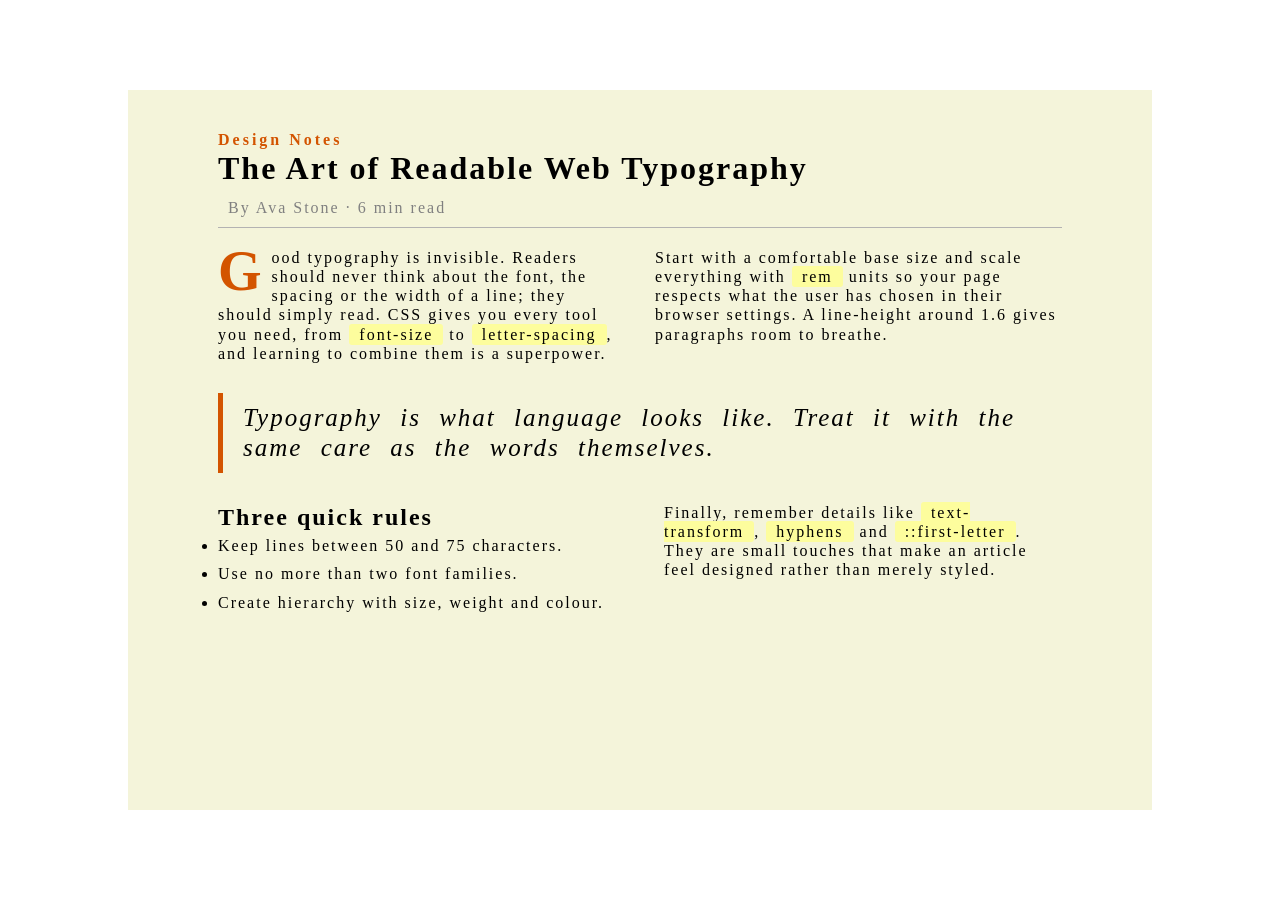
<file: 01-typography/index.html>
<!doctype html>
<html lang="en">
  <head>
    <meta charset="UTF-8" />
    <meta name="viewport" content="width=device-width, initial-scale=1" />
    <title>Typography & Article</title>
    <link rel="stylesheet" href="style.css" />
  </head>
  <body>
    <main class="article">
      <p class="kicker">Design Notes</p>
      <h1>The Art of Readable Web Typography</h1>
      <p class="byline">By Ava Stone &middot; 6 min read</p>
      <div class="body">
        <p id="first-para">
          Good typography is invisible. Readers should never think about the
          font, the spacing or the width of a line; they should simply read. CSS
          gives you every tool you need, from
          <code>font-size</code> to <code>letter-spacing</code>, and learning to
          combine them is a superpower.
        </p>
        <p>
          Start with a comfortable base size and scale everything with
          <code>rem</code> units so your page respects what the user has chosen
          in their browser settings. A line-height around 1.6 gives paragraphs
          room to breathe.
        </p>
        <blockquote>
          Typography is what language looks like. Treat it with the same care as
          the words themselves.
        </blockquote>
        <div class="last-row">
          <div class="list">
            <h2>Three quick rules</h2>
            <ul>
              <li>Keep lines between 50 and 75 characters.</li>
              <li>Use no more than two font families.</li>
              <li>Create hierarchy with size, weight and colour.</li>
            </ul>
          </div>
          <p>
            Finally, remember details like <code>text-transform</code>,
            <code>hyphens</code> and <code>::first-letter</code>. They are small
            touches that make an article feel designed rather than merely
            styled.
          </p>
        </div>
      </div>
    </main>
  </body>
</html>
</file>
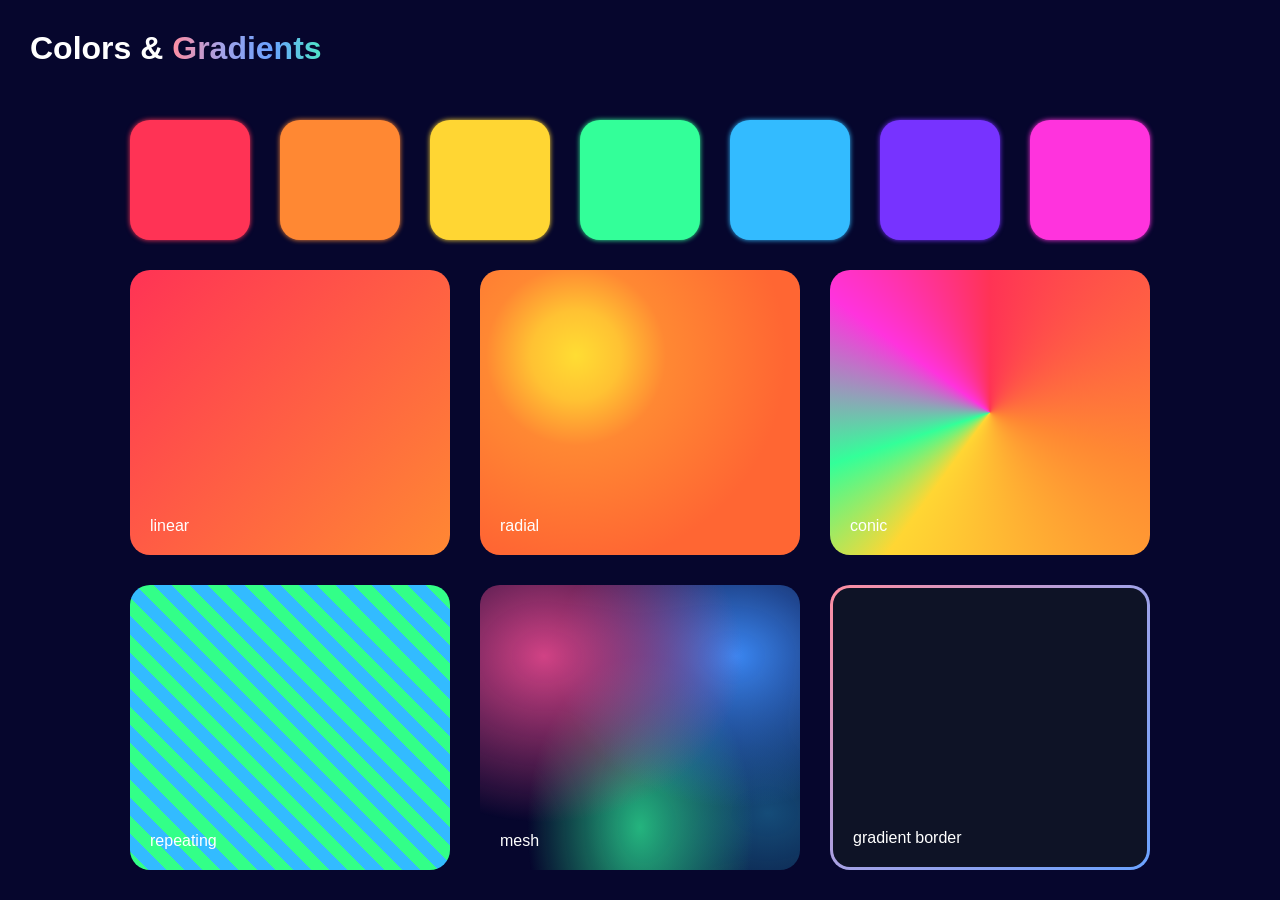
<file: 02-colors-gradients/index.html>
<!doctype html>
<html lang="en">
  <head>
    <meta charset="UTF-8" />
    <meta name="viewport" content="width=device-width, initial-scale=1" />
    <title>Colors & Gradients</title>
    <link rel="stylesheet" href="style.css" />
  </head>
  <body>
    <main>
      <h1>Colors &amp; <span class="gt">Gradients</span></h1>
      <section class="sw-row">
        <div class="sw" style="--h: 350"></div>
        <div class="sw" style="--h: 25"></div>
        <div class="sw" style="--h: 48"></div>
        <div class="sw" style="--h: 150"></div>
        <div class="sw" style="--h: 200"></div>
        <div class="sw" style="--h: 260"></div>
        <div class="sw" style="--h: 310"></div>
      </section>
      <section class="gr">
        <div class="g lin"><p>linear</p></div>
        <div class="g rad"><p>radial</p></div>
        <div class="g con"><p>conic</p></div>
        <div class="g rep"><p>repeating</p></div>
        <div class="g mesh"><p>mesh</p></div>
        <div class="g bord"><p>gradient border</p></div>
      </section>
    </main>
  </body>
</html>
</file>
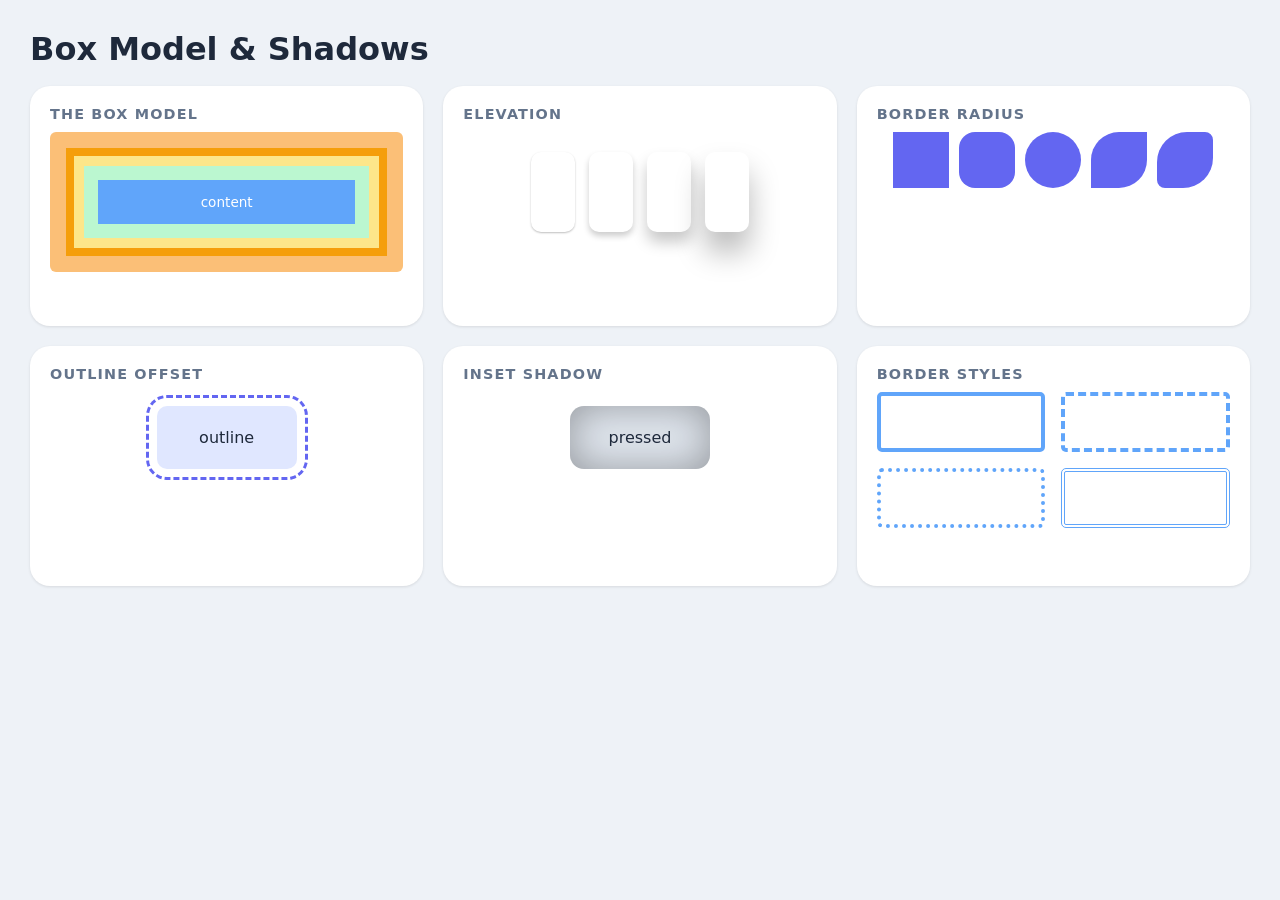
<file: 03-box-model-shadows/index.html>
<!doctype html>
<html lang="en">
  <head>
    <meta charset="UTF-8" />
    <meta name="viewport" content="width=device-width, initial-scale=1" />
    <title>Box Model, Borders & Shadows</title>
    <link rel="stylesheet" href="style.css" />
  </head>
  <body>
    <main>
      <h1>Box Model &amp; Shadows</h1>
      <div class="grid">
        <div class="c">
          <h3>The box model</h3>
          <div class="m">
            <div class="b">
              <div class="p">
                <div class="ct">content</div>
              </div>
            </div>
          </div>
        </div>
        <div class="c">
          <h3>Elevation</h3>
          <div class="el">
            <i class="e1"></i><i class="e2"></i><i class="e3"></i
            ><i class="e4"></i>
          </div>
        </div>
        <div class="c">
          <h3>Border radius</h3>
          <div class="rad">
            <i style="border-radius: 0"></i><i style="border-radius: 16px"></i
            ><i style="border-radius: 50%"></i
            ><i style="border-radius: 50% 0 50% 0"></i
            ><i style="border-radius: 30px 8px"></i>
          </div>
        </div>
        <div class="c">
          <h3>Outline offset</h3>
          <div class="ring">outline</div>
        </div>
        <div class="c">
          <h3>Inset shadow</h3>
          <div class="inset">pressed</div>
        </div>
        <div class="c">
          <h3>Border styles</h3>
          <div class="bs">
            <i style="border-style: solid"></i
            ><i style="border-style: dashed"></i
            ><i style="border-style: dotted"></i
            ><i style="border-style: double"></i>
          </div>
        </div>
      </div>
    </main>
  </body>
</html>
</file>
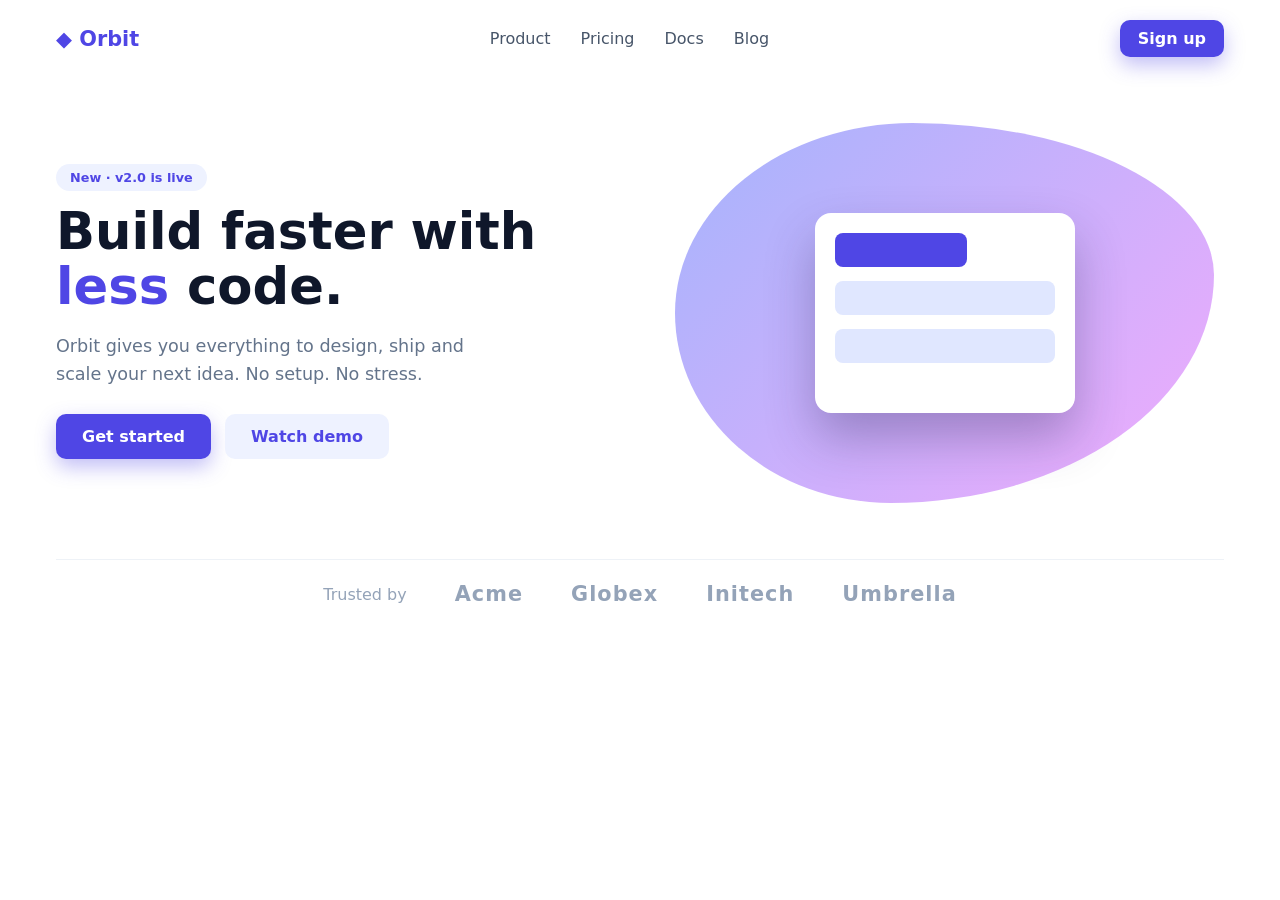
<file: 04-flex-landing/index.html>
<!doctype html>
<html lang="en">
  <head>
    <meta charset="UTF-8" />
    <meta name="viewport" content="width=device-width,  initial-scale=1" />
    <title>Flexbox Landing Page</title>
    <link rel="stylesheet" href="style.css" />
  </head>
  <body>
    <header>
      <nav>
        <b class="logo">&#9670; Orbit</b>
        <ul>
          <li>Product</li>
          <li>Pricing</li>
          <li>Docs</li>
          <li>Blog</li>
        </ul>
        <a class="btn sm">Sign up</a>
      </nav>
    </header>
    <section class="hero">
      <div class="text">
        <span class="pill">New &middot; v2.0 is live</span>
        <h1>Build faster with <em>less</em> code.</h1>
        <p>
          Orbit gives you everything to design, ship and scale your next idea.
          No setup. No stress.
        </p>
        <div class="cta">
          <a class="btn">Get started</a><a class="btn ghost">Watch demo</a>
        </div>
      </div>
      <div class="art">
        <div class="blob"></div>
        <div class="mock"><i></i><i></i><i></i></div>
      </div>
    </section>
    <section class="logos">
      <span>Trusted by</span><b>Acme</b><b>Globex</b><b>Initech</b
      ><b>Umbrella</b>
    </section>
  </body>
</html>
</file>
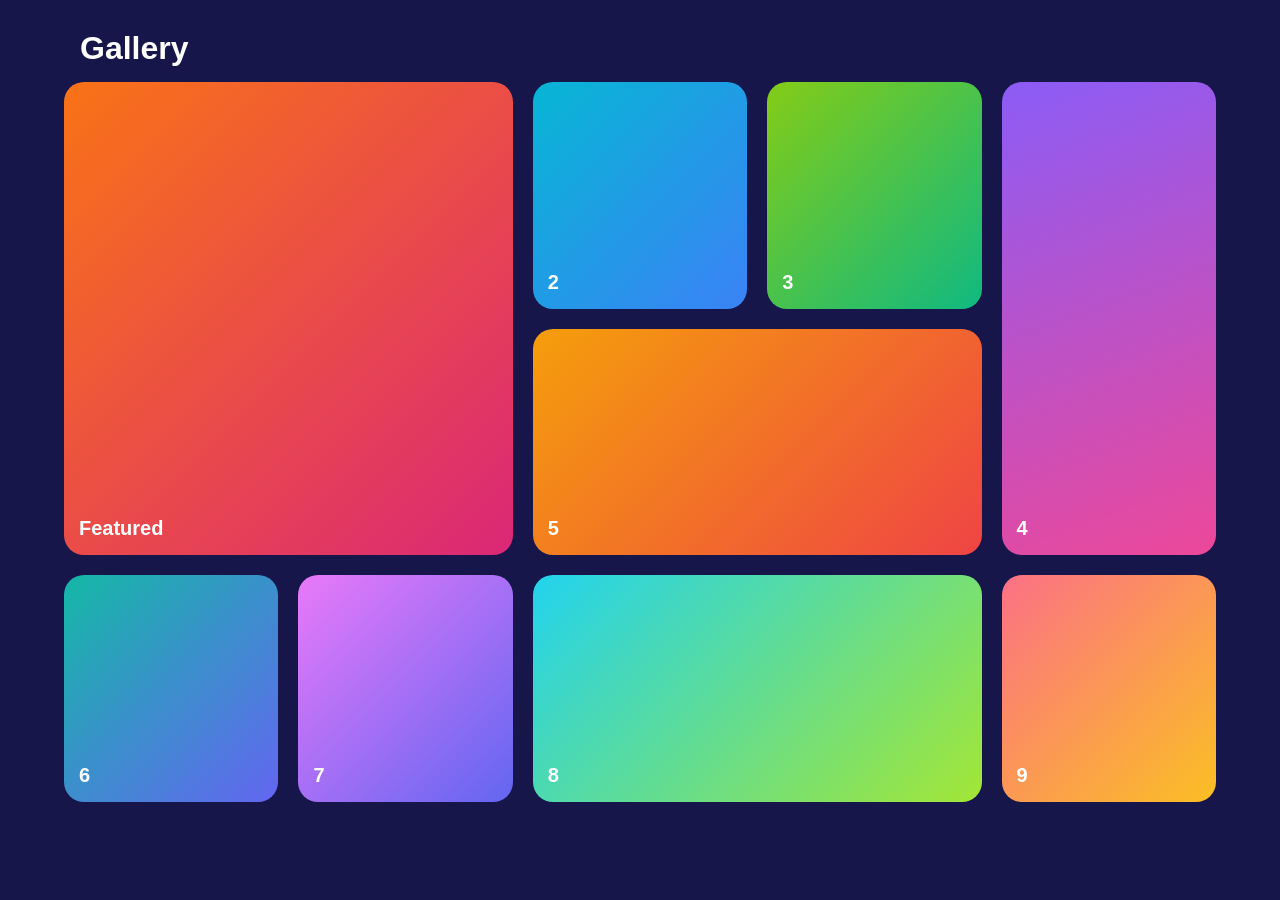
<file: 05-grid-gallery/index.html>
<!doctype html>
<html lang="en">
  <head>
    <meta charset="UTF-8" />
    <meta name="viewport" content="width=device-width, initial-scale=1" />
    <title>CSS Grid Photo Gallery</title>
    <link rel="stylesheet" href="style.css" />
  </head>
  <body>
    <main>
      <h1>Gallery</h1>
      <div class="gallery">
        <div class="t big a">Featured</div>
        <div class="t b">2</div>
        <div class="t c">3</div>
        <div class="t tall d">4</div>
        <div class="t wide e">5</div>
        <div class="t f">6</div>
        <div class="t g">7</div>
        <div class="t wide h">8</div>
        <div class="t i">9</div>
      </div>
    </main>
  </body>
</html>
</file>
<file: 01-typography/style.css>
*{
    padding: 0;
    margin: 0;
    box-sizing: border-box;
    font-family: serif;
}

body{
    height: 100vh;
    width: 100vw;

    display: flex;
    align-items: center;
    justify-content: center;
}

.article{
    height: 80%;
    width: 80%;
    
    background-color: rgb(244, 244, 218);
    padding: 40px 90px;
    letter-spacing: 2px;
    line-height: 1.2;
}
.kicker{
    color: #d35400;
    font-weight: bold;
    letter-spacing: 3px;
}
.byline{
    color: gray;
    border-bottom: 1px solid rgb(179, 178, 178); 
    padding: 10px;
}

.body{
    margin: 20px 0px;
    display: grid;
    grid-template-columns: 1fr 1fr;
    gap: 30px;
}


#first-para::first-letter {
  font-size: 3.5rem;   
  font-weight: bold;
  color: #d35400;
  float: left;  
  line-height: 0.85;    
  margin-right: 8px;   
  font-family: serif;       
}

.body blockquote{
    grid-column: 1/3;
    border-left: 5px solid #d35400;
    font-style: italic;
    font-size: 25px;
    padding: 10px 20px;
    word-spacing: 10px;
}

.last-row {
  grid-column: 1 / span 2;
  display: grid;
  grid-template-columns: 1fr 1fr;
  column-gap: 48px;
}

code{
    background-color: rgb(253, 253, 157);
    padding: 2px 10px;
    border-radius: 3px;
}

li{
    line-height: 1.8;
}
</file>
<file: 02-colors-gradients/style.css>
*{
    padding: 0;
    margin: 0;

    box-sizing: border-box;
    font-family: Arial, Helvetica, sans-serif;
}

body{
    height: 100vh;
    width: 100vw;
    background-color: rgb(6, 6, 45);
    color: white;

    padding: 30px;
}

main{
    height: 100%;
    width: 100%;

    display: grid;
    grid-template-rows: 1fr 2fr 10fr;
    gap: 30px;
}

h1 span{
    color: transparent;
    background: linear-gradient(to right, #ff8da1, #a3a2e7, #6aa2ff, #4fe6c6);
    background-clip: text;
}

.sw-row{
    display: flex;
    gap: 30px;
    padding: 0 100px;
}

.sw{
    flex: 1;
    border-radius: 20px;
    background: hsl(var(--h), 100%, 60%);
    box-shadow: 0 0 5px hsl(var(--h), 100%, 60%);
}

.gr{
    display: grid;
    grid-template-columns: 1fr 1fr 1fr;
    grid-template-rows: 1fr 1fr;
    gap: 30px;
    padding: 0px 100px;
}
.g{
    border-radius: 20px;
    position: relative;
}
.g p{
    position: absolute;
    left: 20px;
    bottom: 20px;
}

.lin{
    background: linear-gradient(135deg, hsl(350, 100%, 60%), hsl(25, 100%, 60%));
}
.rad{
    background: radial-gradient(circle at 30% 30%, hsl(50, 100%, 60%) 0%, hsl(42, 100%, 60%) 15%, hsl(25, 100%, 60%) 30%, hsl(15, 100%, 60%) 70%);
}
.con{
    background: conic-gradient(hsl(350, 100%, 60%) 0%, hsl(25, 100%, 60%) 30%, hsl(48, 100%, 60%) 60%, hsl(150, 100%, 60%) 70%, hsl(310, 100%, 60%), hsl(350, 100%, 60%));
}

.rep{
    background: repeating-linear-gradient(45deg, hsl(145, 100%, 60%) 0% 3%, hsl(200, 100%, 60%) 3% 6%);
}

.mesh{
    background: radial-gradient(at 20% 25%, #d14285 0px, transparent 55%),
    radial-gradient(at 80% 25%, #3a86f1 0px, transparent 50%),
    radial-gradient(at 50% 85%, #24b47e 0px, transparent 50%),
    radial-gradient(at 90% 80%, #154c79 0px, transparent 45%);
}

.bord{
    padding: 24px;
    border: 3px solid transparent;
    background: linear-gradient(#0e1326, #0e1326), linear-gradient(135deg, #ff8da1, #a3a2e7, #6aa2ff);
    background-origin: border-box;
    background-clip: padding-box, border-box;
}
</file>
<file: 03-box-model-shadows/style.css>
*{
    padding: 0;
    margin: 0;
    box-sizing: border-box;
    font-family: system-ui, sans-serif;
}

body{
    height: 100vh;
    width: 100vw;
    background: #eef2f7;
    color: #1e293b;
    padding: 30px;
}

h1{
    margin-bottom: 18px;
}

.grid{
    display: grid;
    grid-template-columns: 1fr 1fr 1fr;
    gap: 20px;
}

.c{
    height: 240px;
    background-color: #ffffff;
    border-radius: 20px;
    padding: 20px;
    box-shadow: 0 1px 3px rgba(0, 0, 0, .1)
}

h3{
    color: #64748b;
    font-size: 0.9rem;
    letter-spacing: 0.08em;
    text-transform: uppercase;
    margin-bottom: 10px;
}

.m{
    background-color: #fbbf77;
    padding: 16px;
    border-radius: 6px;
}

.b{
    background: #fde68a;
    padding: 10px;
    border: 8px solid #f59e0b
}

.p{
    background-color: #bbf7d0;
    padding: 14px;
}
.ct{
    color: #ffffff;
    background-color: #60a5fa;
    font-size: 0.85rem;
    padding: 14px;
    text-align: center;
}

.el{
    display: flex;
    justify-content: center;
    padding: 20px;
    gap: 14px;
}

.el i{
    height: 80px;
    width: 44px;
    background-color: transparent;
    border-radius: 10px;
}

.e1 {
    box-shadow: 0 1px 2px rgba(0, 0, 0, .25)
}

.e2 {
    box-shadow: 0 4px 6px rgba(0, 0, 0, .2)
}

.e3 {
    box-shadow: 0 10px 15px rgba(0, 0, 0, .22)
}

.e4 {
    box-shadow: 0 20px 30px rgba(0, 0, 0, .28)
}

.rad {
    display: flex;
    flex-wrap: wrap;
    gap: 10px;
    justify-content: center
}

.rad i{
    height: 56px;
    width: 56px;
    background-color: #6366f1;
}


.ring{
    width: 140px;
    margin: 24px auto 0px;
    background-color: #e0e7ff;
    padding: 22px;
    text-align: center;
    border-radius: 10px;
    outline: 3px dashed #6366f1;
    outline-offset: 8px;
}

.inset{
    width: 140px;
    margin: 24px auto 0px;
    background-color: #e2e8f0;
    padding: 22px;
    text-align: center;
    border-radius: 14px;
    box-shadow: inset 0 0 40px rgb(0, 0, 0, .35);
}

.bs{
    display: grid;
    grid-template-columns: 1fr 1fr;
    gap: 16px;
}

.bs i{
    height: 60px;
    color: #60a5fa;
    border-width: 4px;
    border-radius: 5px;
}
</file>
<file: 04-flex-landing/style.css>
* {
  box-sizing: border-box;
  margin: 0;
  padding: 0;
}
body {
  font-family: system-ui, sans-serif;
  color: #0f172a;
  background: #fff;
}
nav {
  display: flex;
  justify-content: space-between;
  align-items: center;
  padding: 20px 56px;
}
.logo {
  font-size: 1.3rem;
  color: #4f46e5;
}
nav ul {
  display: flex;
  gap: 30px;
  list-style: none;
  color: #475569;
  font-weight: 500;
}
.btn {
  display: inline-block;
  background: #4f46e5;
  color: #fff;
  padding: 13px 26px;
  border-radius: 10px;
  font-weight: 600;
  box-shadow: 0 8px 20px rgba(79, 70, 229, 0.35);
}
.btn.sm {
  padding: 9px 18px;
}
.btn.ghost {
  background: #eef2ff;
  color: #4f46e5;
  box-shadow: none;
}
.hero {
  display: flex;
  align-items: center;
  gap: 50px;
  padding: 36px 56px;
}
.text {
  flex: 1;
}
.pill {
  background: #eef2ff;
  color: #4f46e5;
  padding: 6px 14px;
  border-radius: 99px;
  font-size: 0.8rem;
  font-weight: 600;
}
h1 {
  font-size: 3.2rem;
  line-height: 1.08;
  margin: 18px 0;
}
h1 em {
  font-style: normal;
  color: #4f46e5;
}
.text p {
  color: #64748b;
  line-height: 1.6;
  font-size: 1.1rem;
  max-width: 440px;
}
.cta {
  display: flex;
  gap: 14px;
  margin-top: 26px;
}
.art {
  flex: 1;
  position: relative;
  height: 400px;
  width: 400px;
  display: grid;
  place-items: center;
}
.blob {
  position: absolute;
  inset: 10px;
  background: linear-gradient(135deg, #a5b4fc, #f0abfc);
  border-radius: 44% 56% 60% 40%/50% 40% 60% 50%;
}
.mock {
  position: relative;
  width: 260px;
  height: 200px;
  background: #fff;
  border-radius: 16px;
  padding: 20px;
  box-shadow: 0 25px 50px rgba(30, 27, 75, 0.3);
  display: flex;
  flex-direction: column;
  gap: 14px;
}
.mock i {
  display: block;
  height: 34px;
  border-radius: 8px;
  background: #e0e7ff;
}
.mock i:first-child {
  width: 60%;
  background: #4f46e5;
}
.logos {
  display: flex;
  align-items: center;
  justify-content: center;
  gap: 48px;
  padding: 22px;
  color: #94a3b8;
  border-top: 1px solid #eef2f7;
  margin: 10px 56px 0;
}
.logos b {
  font-size: 1.3rem;
  letter-spacing: 0.05em;
}
</file>
<file: 05-grid-gallery/style.css>
* {
  padding: 0;
  margin: 0;
  box-sizing: border-box;
  font-family: "Segoe UI", Tahoma, Geneva, Verdana, sans-serif;
  color: #fff;
}

body {
  height: 100vh;
  width: 100vw;
  background-color: rgba(0, 0, 57, 0.913);
  padding: 30px;
}

h1 {
  margin-bottom: 15px;
  margin-left: 50px;
}

.gallery {
  height: 80vh;
  width: 90vw;
  margin: 0 auto;

  display: grid;
  grid-template-columns: repeat(5, 1fr);
  grid-template-rows: repeat(3, 1fr);
  gap: 20px;
}

.t {
  border-radius: 20px;
  padding: 15px;
  display: flex;
  align-items: end;
  font-weight: 700;
  font-size: 20px;
}

.big {
  grid-row: span 2;
  grid-column: span 2;
}

.tall {
  grid-row: span 2;
}

.wide {
  grid-column: span 2;
}

.a {
  background: linear-gradient(135deg, #f97316, #db2777);
}

.b {
  background: linear-gradient(135deg, #06b6d4, #3b82f6);
}
.c {
  background: linear-gradient(135deg, #84cc16, #10b981);
}
.d {
  background: linear-gradient(160deg, #8b5cf6, #ec4899);
}
.e {
  background: linear-gradient(135deg, #f59e0b, #ef4444);
}
.f {
  background: linear-gradient(135deg, #14b8a6, #6366f1);
}
.g {
  background: linear-gradient(135deg, #e879f9, #6366f1);
}
.h {
  background: linear-gradient(135deg, #22d3ee, #a3e635);
}
.i {
  background: linear-gradient(135deg, #fb7185, #fbbf24);
}
</file>
